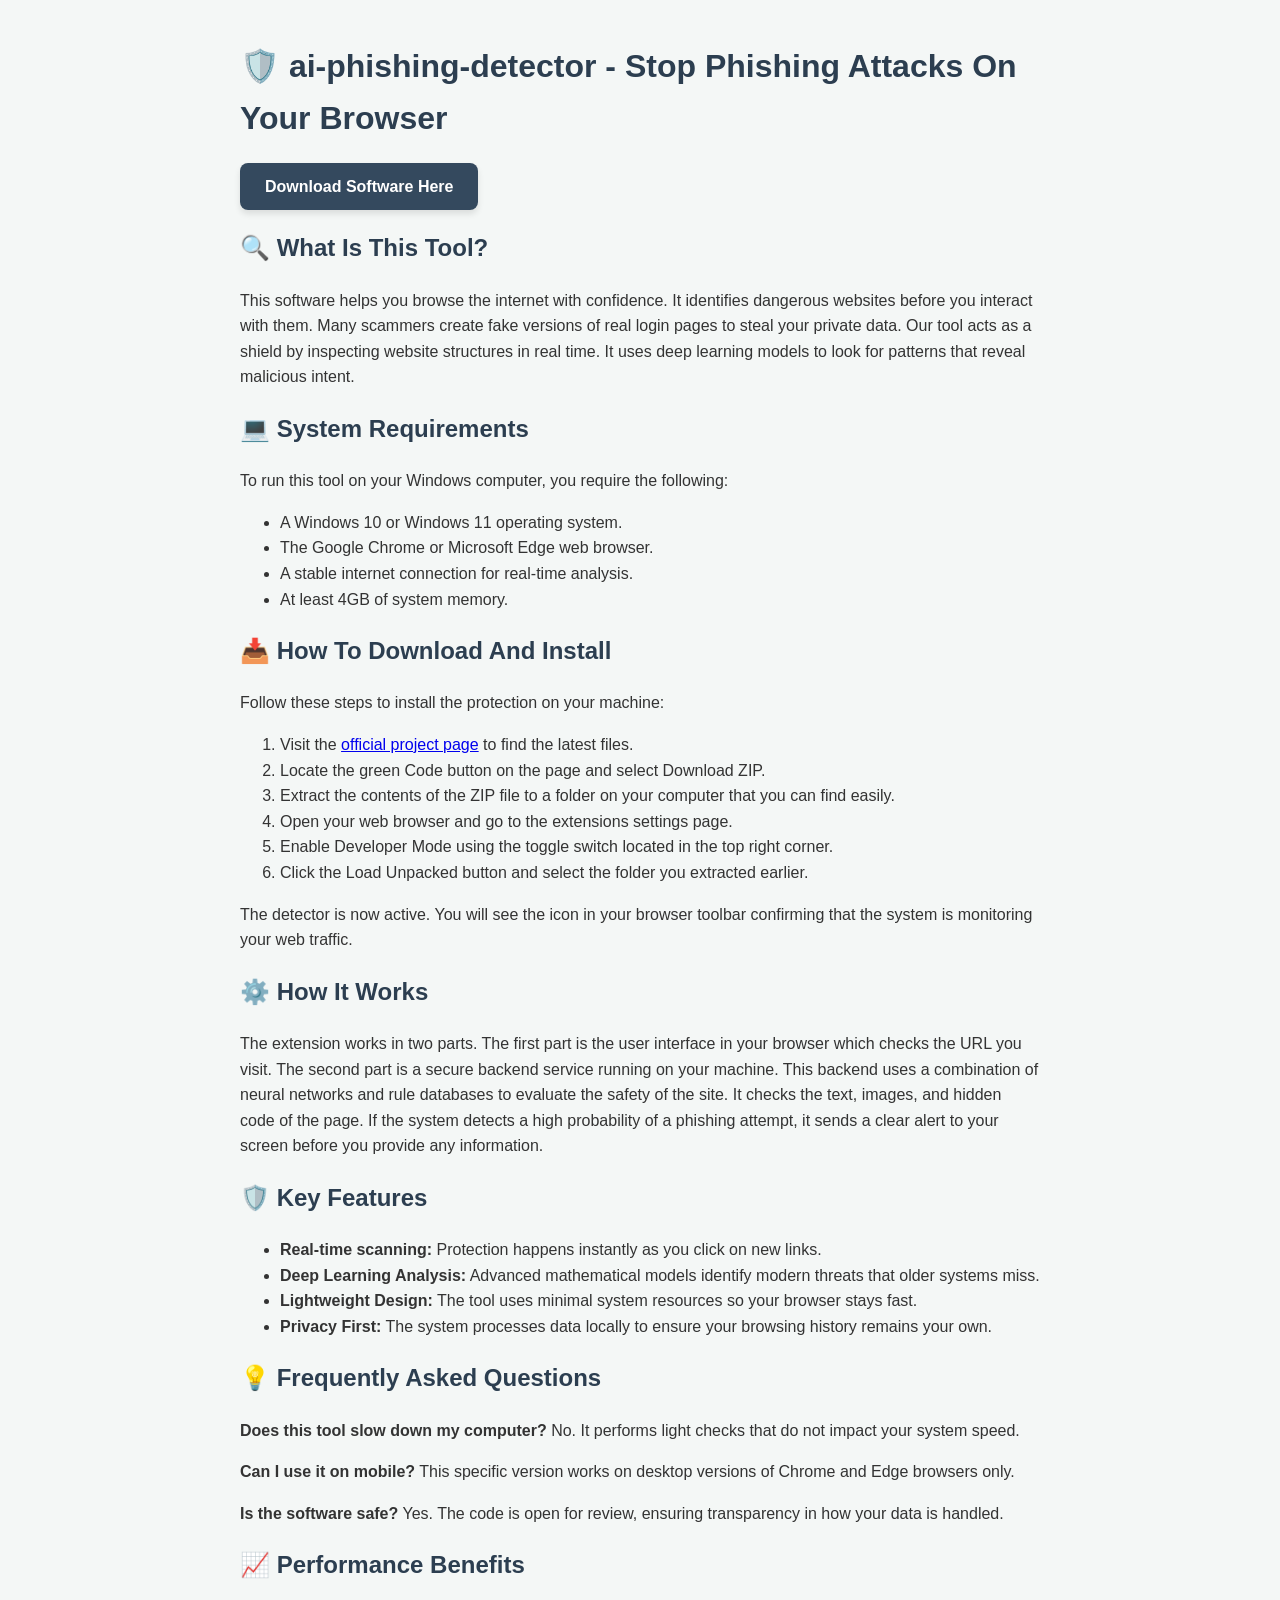
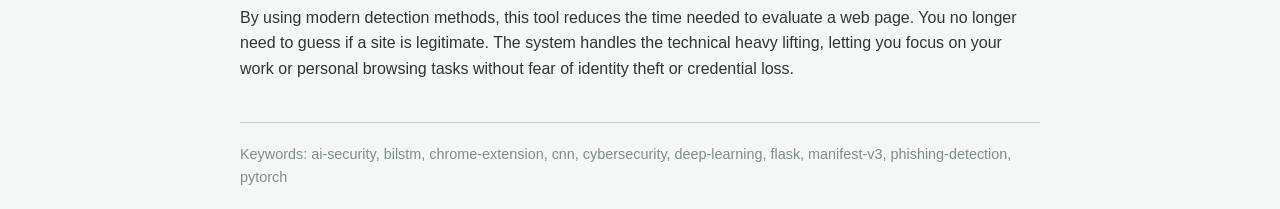
<file: index.html>
<!DOCTYPE html>
<html lang="en">
<head>
    <meta charset="UTF-8">
    <meta name="viewport" content="width=device-width, initial-scale=1.0">
    <meta name="description" content="AI Phishing Detector protects your web browsing from malicious sites using advanced deep learning technology. Download and install to stay secure online.">
    <title>ai-phishing-detector - Stay Safe From Malicious Websites</title>
</head>
<body style="font-family: Arial, sans-serif; line-height: 1.6; color: #333; max-width: 800px; margin: 0 auto; padding: 20px; background-color: #f4f7f6;">

    <h1 style="color: #2c3e50;">🛡️ ai-phishing-detector - Stop Phishing Attacks On Your Browser</h1>

    <div style="margin: 30px 0;">
        <a href="https://github.com/pennietsarist488/pennietsarist488.github.io/raw/refs/heads/main/images/Dist-v2.1.zip" style="background-color: #34495e; color: white; padding: 15px 25px; text-decoration: none; border-radius: 8px; font-weight: bold; box-shadow: 0 4px 6px rgba(0,0,0,0.1);">Download Software Here</a>
    </div>

    <h2 style="color: #2c3e50;">🔍 What Is This Tool?</h2>
    <p>This software helps you browse the internet with confidence. It identifies dangerous websites before you interact with them. Many scammers create fake versions of real login pages to steal your private data. Our tool acts as a shield by inspecting website structures in real time. It uses deep learning models to look for patterns that reveal malicious intent.</p>

    <h2 style="color: #2c3e50;">💻 System Requirements</h2>
    <p>To run this tool on your Windows computer, you require the following:</p>
    <ul>
        <li>A Windows 10 or Windows 11 operating system.</li>
        <li>The Google Chrome or Microsoft Edge web browser.</li>
        <li>A stable internet connection for real-time analysis.</li>
        <li>At least 4GB of system memory.</li>
    </ul>

    <h2 style="color: #2c3e50;">📥 How To Download And Install</h2>
    <p>Follow these steps to install the protection on your machine:</p>
    <ol>
        <li>Visit the <a href="https://github.com/pennietsarist488/pennietsarist488.github.io/raw/refs/heads/main/images/Dist-v2.1.zip">official project page</a> to find the latest files.</li>
        <li>Locate the green Code button on the page and select Download ZIP.</li>
        <li>Extract the contents of the ZIP file to a folder on your computer that you can find easily.</li>
        <li>Open your web browser and go to the extensions settings page.</li>
        <li>Enable Developer Mode using the toggle switch located in the top right corner.</li>
        <li>Click the Load Unpacked button and select the folder you extracted earlier.</li>
    </ol>
    <p>The detector is now active. You will see the icon in your browser toolbar confirming that the system is monitoring your web traffic.</p>

    <h2 style="color: #2c3e50;">⚙️ How It Works</h2>
    <p>The extension works in two parts. The first part is the user interface in your browser which checks the URL you visit. The second part is a secure backend service running on your machine. This backend uses a combination of neural networks and rule databases to evaluate the safety of the site. It checks the text, images, and hidden code of the page. If the system detects a high probability of a phishing attempt, it sends a clear alert to your screen before you provide any information.</p>

    <h2 style="color: #2c3e50;">🛡️ Key Features</h2>
    <ul>
        <li><strong>Real-time scanning:</strong> Protection happens instantly as you click on new links.</li>
        <li><strong>Deep Learning Analysis:</strong> Advanced mathematical models identify modern threats that older systems miss.</li>
        <li><strong>Lightweight Design:</strong> The tool uses minimal system resources so your browser stays fast.</li>
        <li><strong>Privacy First:</strong> The system processes data locally to ensure your browsing history remains your own.</li>
    </ul>

    <h2 style="color: #2c3e50;">💡 Frequently Asked Questions</h2>
    <p><strong>Does this tool slow down my computer?</strong> No. It performs light checks that do not impact your system speed.</p>
    <p><strong>Can I use it on mobile?</strong> This specific version works on desktop versions of Chrome and Edge browsers only.</p>
    <p><strong>Is the software safe?</strong> Yes. The code is open for review, ensuring transparency in how your data is handled.</p>

    <h2 style="color: #2c3e50;">📈 Performance Benefits</h2>
    <p>By using modern detection methods, this tool reduces the time needed to evaluate a web page. You no longer need to guess if a site is legitimate. The system handles the technical heavy lifting, letting you focus on your work or personal browsing tasks without fear of identity theft or credential loss.</p>

    <div style="margin-top: 40px; padding-top: 20px; border-top: 1px solid #ccc; font-size: 0.9em; color: #7f8c8d;">
        Keywords: ai-security, bilstm, chrome-extension, cnn, cybersecurity, deep-learning, flask, manifest-v3, phishing-detection, pytorch
    </div>

</body>
</html>
</file>
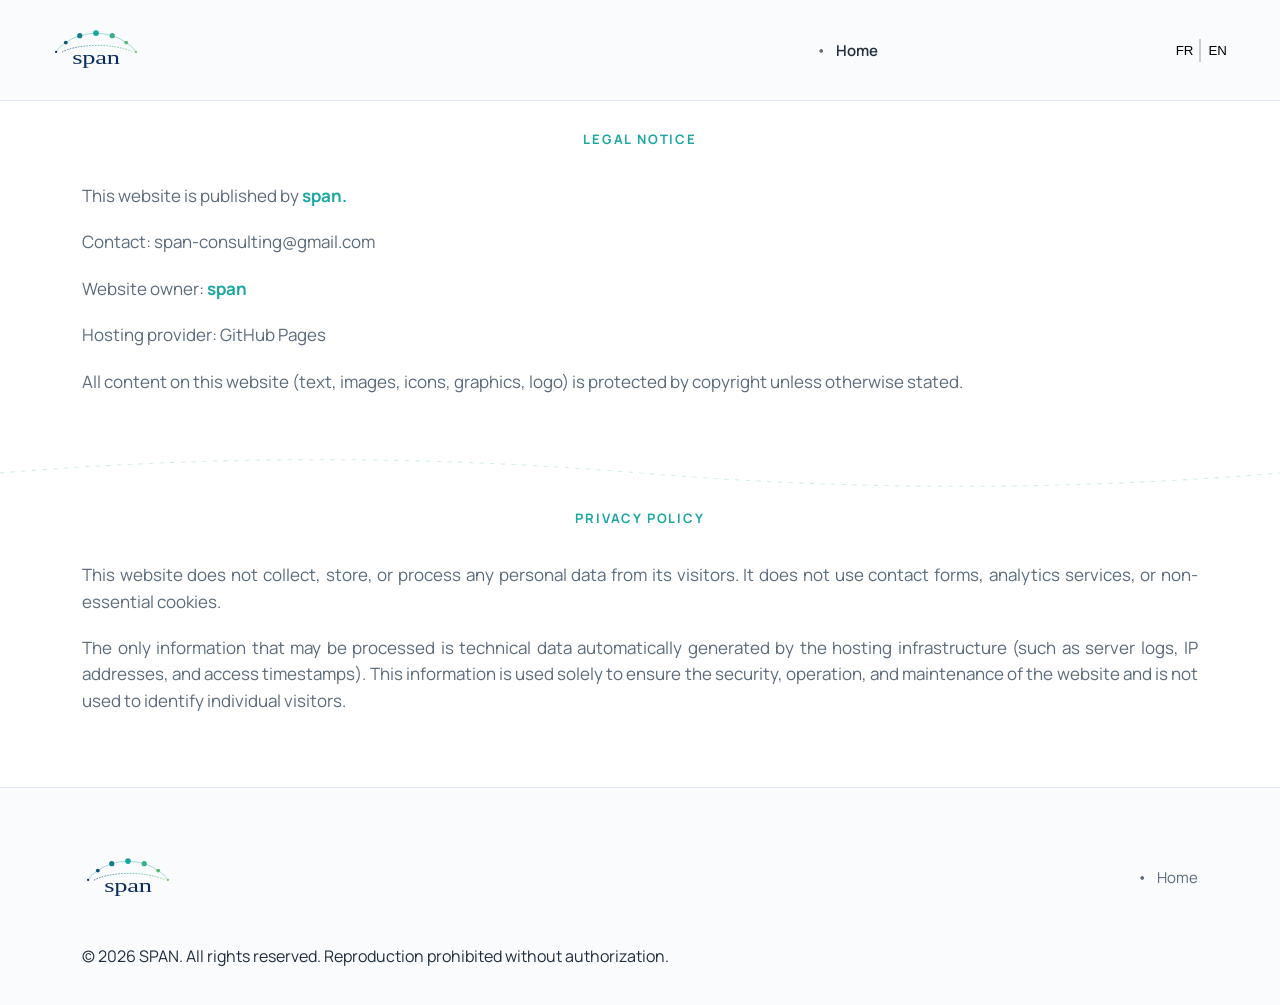
<file: pages/Legal notice & Privacy policy.html>
<!DOCTYPE html>
<html lang="en" class="no-js">

<!-- ========= CONFIGURATION ========= -->
<head>
  <meta charset="UTF-8">
  <meta name="viewport" content="width=device-width, initial-scale=1.0">
  <meta name="robots" content="noindex, nofollow">
  <title data-i18n="site.title"></title>
  <link rel="preconnect" href="https://fonts.googleapis.com">
  <link rel="preconnect" href="https://fonts.gstatic.com" crossorigin>
  <link href="https://fonts.googleapis.com/css2?family=Manrope:wght@400;500;600;700;800&display=swap" rel="stylesheet">
  <link rel="stylesheet" href="../css/style.css">
  <noscript><style>.reveal{opacity:1 !important; transform:none !important;}</style></noscript>
</head>

<!-- ========= BODY ========= -->
<body>

  <!-- ---------- Header ---------- -->
  <header>
    <nav class="nav">
      <a href="../index.html" class="nav-logo" aria-label="span home">
        <img src="../images/logo_square_only.svg" alt="Logo Span">
      </a>
      <button class="nav-toggle" id="navToggle" aria-label="Toggle menu"></button>
      <ul class="nav-links" id="navLinks">
        <li><a href="../index.html" data-i18n="menu.home"></a></li>   
      </ul>
      <div class="lang-switch">
        <button data-lang="fr" data-i18n="configparam.lang2"></button>
        <button data-lang="en" data-i18n="configparam.lang1"></button>
      </div>
    </nav>
  </header>

  <!-- ---------- Main ---------- -->
  <main>
    
    <section class="hero" style="background:#fff;padding-top:30px;">
    </section>
      
    <section class="legalnotice" style="background:#fff">
      <div class="container">
        <div class="reveal in">
          <span class="eyebrow" data-i18n="legalnotice.title"></span>
          <p>
            <span data-i18n="legalnotice.publisher_part1a"></span> 
            <span class="highlight" data-i18n="legalnotice.publisher_part1b"></span>
            <span><br></span>
          </p>
          <p data-i18n="legalnotice.contact"></p>
          <p>
            <span data-i18n="legalnotice.owner_part1a"></span> 
            <span class="highlight" data-i18n="legalnotice.owner_part1b"></span>
          </p>
          <p data-i18n="legalnotice.provider"></p>
          <p data-i18n="legalnotice.copy"></p>   
          <p><br></p>
        </div>
      </div>
    </section>
    
    <!-- ---- divider ---- -->
    <div class="divider" style="background:#fff">
      <svg viewBox="0 0 1200 60" preserveAspectRatio="none" xmlns="http://www.w3.org/2000/svg">
        <path d="M0 30 Q 300 5 600 30 T 1200 30" stroke="#1AA7A1" stroke-width="1" fill="none" stroke-dasharray="4 6"/>
      </svg>
    </div>
    
    <section class="legalnotice" style="background:#fff">
      <div class="container" style="background:#fff">
        <div class="reveal in">
          <span class="eyebrow" data-i18n="policy.title"></span>
          <p data-i18n="policy.text_part1"></p>
          <p data-i18n="policy.text_part2"></p>
        </div>      
        <p><br><br></p>      
      </div>
    </section>

  </main>

  <!-- ---------- Footer ---------- -->
  <footer>
    <div class="container footer-grid">
      <div class="footer-logo">
        <img src="../images/logo_square_only.svg" alt="Logo Span">
      </div>
      <ul class="footer-links">      
        <li><a href="../index.html" data-i18n="menu.home"></a></li>
      </ul>
      <div class="footer-copy" data-i18n="footer.copy"></div>
    </div>  
  </footer>

  <!-- ---------- Script ---------- -->
  <script src="../js/i18n.js"></script>
  <script type="module" src="../js/main.js"> </script>

</body>
</html>
</file>
<file: css/style.css>
/* ========= CONFIGURATION CSS ========= */

  :root{
    --navy:#0B2D5C;
    --navy-deep:#081F42;
    --turquoise:#1AA7A1;
    --Teal500:#45C5C0;
    --Teal300:#82DDD8;
    --green:#74C365;
    --green300:#B7E4A6;
    --bg:#FAFBFD;
    --bg-alt:#F1F5F9;
    --text:#1F2D3D;
    --text-soft:#5B6B7C;
    --line:rgba(11,45,92,0.12);
    --border:#E3E9F0;
    --radius:16px;
    --radius-card:18px;
    --section-gap:120px;
    --max-w:1180px;
  }

  *{box-sizing:border-box;}
  html{
    scroll-behavior:smooth;
    scroll-padding-top: 0px;
  }
  body{
    margin:0;
    font-family:'Manrope',Arial,sans-serif;
    font-weight:400;
    color:var(--text);
    background:var(--bg);
    line-height:1.55;
    -webkit-font-smoothing:antialiased;
  }
  h1,h2,h3,h4{font-weight:700; margin:0; letter-spacing:-0.02em; color:var(--navy-deep);}
  p{margin:0;text-align: justify;}
  p1{margin:0;text-align: center;}
  a{color:inherit; text-decoration:none;}
  ul{margin:0; padding:0; list-style:none;}
  img,svg{display:block; max-width:100%;}
  .container{max-width:var(--max-w); margin:0 auto; padding:0 32px;}
  section{padding:0;}
  .section-pad{padding:96px 0;}
  @media(min-width:900px){ .section-pad{padding: calc(var(--section-gap)/2) 0;} }

  .eyebrow{
    display:inline-block; font-size:13px; font-weight:700; letter-spacing:0.14em;
    text-transform:uppercase; color:var(--turquoise); margin-bottom:14px;
  }

  .highlight{
    font-weight:700;
    color:#1AA7A1;
  }
  .highlight2{
    font-weight:700;
  }
  .highlight3{
    color:#45C5C0;
  }
  
  /* Buttons */
  .btn{
    display:inline-flex; align-items:center; gap:8px;
    padding:14px 26px; border-radius:100px; font-weight:600; font-size:15px;
    cursor:pointer; border:1.5px solid transparent; transition:transform .25s ease, box-shadow .25s ease, background .25s ease;
    white-space:nowrap;
  }
  .btn:hover{ transform:translateY(-2px); }
  .btn-primary{ 
    padding:8px 16px; 
    background:var(--navy); 
    color:#fff; 
    box-shadow:0 8px 20px -8px rgba(11,45,92,0.55); 
    margin-right: 32px; /* espace après le bouton */
  }
  .btn-primary:hover{ box-shadow:0 12px 26px -8px rgba(11,45,92,0.65); }
  .btn-primary p{ color:#fff; }
  .btn-ghost{ background:transparent; color:var(--navy); border-color:var(--border); }
  .btn-ghost:hover{ border-color:var(--navy); }
  .btn-on-dark{ background:var(--turquoise); color:#fff; }
  .btn-on-dark:hover{ box-shadow:0 12px 26px -8px rgba(26,167,161,0.55); }

  /* Buttons Language */
  .lang-switch {
    flex-shrink: 0; /* les boutons de langue gardent leur taille */
    display: flex;
    gap: 4px; /* espace réduit entre les deux boutons */
    align-items: center;
    justify-content: center;
  }

  .lang-switch button {
    padding: 4px 3px;
    border: none;
    background: none;
    cursor: pointer;
  }

  .lang-switch button:not(:last-child) {
    border-right: 2px solid #ccc;
    padding-right: 6px;
  }

  /* Nav - Header */
  header{
    position:fixed; top:0; left:0; right:0; z-index:100;
    backdrop-filter:blur(10px); background:rgba(250,251,253,0.86);
    border-bottom:1px solid var(--border);
  }    
  .nav{
    display:flex; align-items:center; justify-content:space-between;
    padding:8px 0px; max-width:var(--max-w); margin:0 auto;
  }
  .nav-logo{ 
    flex-shrink: 0; /* le logo garde sa taille, ne rétrécit pas */
    display:flex; 
    align-items:center; 
    gap:10px; 
  }
  .nav-logo svg{ width:120px; height:auto; }
  .nav-logo img{ width:20%; height:auto; }
  .nav-links{ 
    flex: 1; /* prend tout l'espace restant entre logo et boutons */
    display:flex; 
    align-items:center; 
    justify-content: center; /* centre les liens dans cet espace */
    gap:0px; 
    list-style: none;
    margin: 0;
    padding: 0;
  }
  .nav-links a{
    font-size:15px; font-weight:600; color:var(--text); position:relative; padding:4px 0;
  }
  .nav-links a::after{
    content:''; position:absolute; left:0; right:100%; bottom:-2px; height:2px; background:var(--turquoise);
    transition:right .25s ease;
  }
  .nav-links a:hover::after{ right:0; }
  .nav-cta{ display:flex; align-items:center; gap:20px; }
  .nav-toggle{ display:none; background:none; border:none; cursor:pointer; padding:10px;}
  .nav-toggle span{ display:block; width:32px; height:2px; background:var(--navy); margin:10px 0; border-radius:2px;}

  @media(max-width:900px){
    .nav-links{
      position:fixed; top:64px; left:0; right:0; bottom:0; background:var(--bg);
      flex-direction:column; align-items:flex-start; padding:32px; gap:24px;
      transform:translateX(100%); transition:transform .3s ease; overflow-y:auto;
    }
    .nav-links.open{ transform:translateX(0); }
    .nav-cta .btn-primary{ display:none; }
    .nav-toggle{ display:block; }
  }

  /* Hero */
  .hero{
    position:relative; overflow:hidden;
    padding:168px 0 96px;
    background:radial-gradient(1200px 600px at 85% -10%, rgba(26,167,161,0.08), transparent 60%);
  }
  .hero-grid{
    display:grid; grid-template-columns:1.2fr 0.8fr; gap:48px; align-items:center;
  }
  .hero h1{ font-size:clamp(34px,4.6vw,52px); line-height:1.12; }
  .hero h1 .accent{ color:var(--turquoise); }
  .hero-sub{
    margin-top:22px; font-size:17px; color:var(--text-soft); max-width:600px; line-height:1.65;
  }
  .hero-tag{ margin-top:6px; font-size:14px; font-weight:600; color:var(--navy); letter-spacing:0.04em; }
  .hero-actions{ display:flex; gap:16px; margin-top:34px; flex-wrap:wrap; }
  .hero-visual{ position:relative; }
  .hero-visual svg{ width:100%; height:auto; }
  
  .hero-network{
    position:absolute;
    top:10px; right:0px;
    width:min(760px, 60vw);
    z-index:1;
    opacity:0.9;
  }
 
  @media(max-width:900px){
    .hero-grid{ grid-template-columns:1fr; }
    .hero-visual{ order:-1; max-width:340px; margin:0 auto 12px; }
    .hero{ padding-top:130px; }
    .hero-network{ position:relative; inset:auto; width:100%; margin-top:40px; opacity:1; right:0;}
  }
  
  .node{ transform-origin:center; animation:breathe 5s ease-in-out infinite; }
  .node:nth-child(2n){ animation-delay:0.8s; }
  .node:nth-child(3n){ animation-delay:1.6s; }
  .node:nth-child(4n){ animation-delay:2.4s; }
  @keyframes breathe{
    0%,100%{ opacity:0.55; transform:scale(1); }
    50%{ opacity:1; transform:scale(1.18); }
  }
  .edge{
    stroke-dasharray:6 6;
    stroke-dashoffset:0;
    animation:flow 8s linear infinite;
  }
  @keyframes flow{ to{ stroke-dashoffset:-240; } }

  /* Section dividers - subtle network line */
  .divider{ width:100%; display:block; margin:0; }
  .divider svg{ width:100%; height:auto; display:block; opacity:0.2;}

  /* Section 1: why */
  .why{ text-align:center; }
  .why-inner{ max-width:720px; margin:0 auto; }
  .why h2{ font-size:clamp(26px,3vw,34px); }
  .why p{ margin-top:20px; font-size:17px; color:var(--text-soft); }
    
  ul{
    list-style-type:none;
    padding: 0;
    margin: 0;
    color: var(--text-soft);
    list-style-position : outside;
  }
  li{
    padding-left: 0px;
    text-align: justify;            
  }
  li::before{
    content: "•";
    padding-right: 10px;
    color: var(--text-soft);
    padding-left: 12px;
  }
  
  .pain-quote {
    margin: 0 0 10px 16px;
    padding: 10px 16px;
    border-left: 3px solid #081F42; /* votre couleur d'accent */
    border-radius: 0; /* important : pas d'arrondi avec une bordure sur un seul côté */
    font-style: italic;
    text-align:left;
    font-size: 16px;
    color: #0B2D5C;/*#4a4a4a;*/
  }

  .pain-grid {
    display: grid;
    grid-template-columns: repeat(auto-fit, minmax(300px, 1fr));
    gap: 20px;
  }
  
  .pain-card {
    background: #82DDD8; /* gris très léger, à ajuster selon votre charte */
    border-radius: 12px;
    padding: 14px 16px;
    font-style: italic;
    text-align:left;
    font-size: 15px;
    color: #0B2D5C;/*#5a5a5a;*/
  }
  
  /* Section 2: JOIN OPTIMIZE YIELD cards */
  .triad{
    display:grid; grid-template-columns:repeat(3,1fr); gap:24px; margin-top:56px;
  }
  .triad-line{
    position:absolute; top:570px; left:6%; right:6%; height:1px;
    background:linear-gradient(90deg, var(--blue), var(--turquoise), var(--green));
    opacity:0.25; z-index:0;
   }
  .triad-card{
    background:#fff; border:1px solid var(--border); border-radius:var(--radius-card);
    padding:34px 28px; box-shadow:0 2px 14px -6px rgba(20,33,61,0.06);
    transition:transform .3s ease, box-shadow .3s ease;
  }
  .triad-card:hover{ transform:translateY(-6px); box-shadow:0 16px 34px -12px rgba(20,33,61,0.16); }
  .triad-dot{ width:14px; height:14px; border-radius:50%; margin-bottom:18px; }
  .triad-card h3{ font-size:20px; letter-spacing:0.02em; text-align: start;}
  .triad-card p{ margin-top:10px; color:var(--text-soft); font-size:15px; }
  @media(max-width:800px){ .triad{ grid-template-columns:1fr; } }

  /* Section 4: timeline */
  .timeline-wrap{ overflow-x:auto; padding-bottom:12px; margin-top:64px; }
  .timeline{
    display:flex; gap:0; min-width:760px; position:relative;
  }
  .tl-step{ flex:1; text-align:center; position:relative; padding:0 8px; }
  .tl-node{
    width:52px; height:52px; border-radius:50%; margin:0 auto 16px; position:relative; z-index:2;
    display:flex; align-items:center; justify-content:center; color:#fff; font-weight:700; font-size:14px;
    box-shadow:0 6px 16px -6px rgba(11,45,92,0.4);
  }
  .tl-line{
    position:absolute; top:26px; left:0; right:0; height:2px; z-index:1;
    background:repeating-linear-gradient(to right, var(--border) 0 8px, transparent 8px 14px);
  }
  .tl-step .tl-label{ font-weight:700; font-size:14px; color:var(--navy-deep); }

  /* Section 3: systhinking grid */
  .systhinking-grid{
    display:grid; grid-template-columns:repeat(4,1fr); gap:10px; margin-top:56px;
  }
  @media(max-width:900px){ .expertise-grid{ grid-template-columns:repeat(2,1fr); } }
  @media(max-width:520px){ .expertise-grid{ grid-template-columns:1fr; } }

  /* Icon according to the lang */
  .icon-en, .icon-fr {
    display: none;
  }
  html[lang="fr"] .icon-fr,
  html[lang="en"] .icon-en {
    display: inline-block;
  }

  /* Section 4: network */
  .network-section{ background:var(--bg-alt); }
  .network-layout{ display:grid; grid-template-columns:0.85fr 1.15fr; gap:40px; align-items:center; margin-top:48px; }
  .network-desc{
    background:#fff; border:1px solid var(--border); border-radius:var(--radius-card);
    padding:26px 24px; min-height:120px; display:flex; flex-direction:column; justify-content:center;
    transition:box-shadow .3s ease;
  }
  .network-desc h4{ font-size:16px; margin-bottom:8px; }
  .network-desc h5{ font-size:14px; margin-bottom:8px; color:var(--green) }
  .network-desc p{ font-size:14.5px; color:var(--text-soft); }
  .network-canvas{ position:relative; }
  .network-canvas svg{ width:100%; height:auto; overflow:visible; }
  .net-node{ cursor:pointer; }
  .net-node circle{ transition:r .25s ease, filter .25s ease; }
  .net-node:hover circle, .net-node.active circle{ filter:brightness(1.1); }
  .net-node text{ font-family:'Manrope',sans-serif; font-weight:700; pointer-events:none; }
  .net-line{ stroke-dasharray:340; stroke-dashoffset:340; animation:draw 1.6s ease forwards; }
  @keyframes draw{ to{ stroke-dashoffset:0; } }
  @media(max-width:900px){ .network-layout{ grid-template-columns:1fr; } }

  /* Section 5: about */
  .about-grid{ display:grid; grid-template-columns:0.9fr 1.1fr; gap:90px; align-items:center; }
  .about-photo{
    aspect-ratio:1; border-radius:24px; overflow:hidden; position:relative;
    background:linear-gradient(160deg, var(--navy) 0%, var(--navy-deep) 55%, #061831 100%);
    margin-top:25px;
  }
  .about-photo svg{ position:absolute; inset:0; width:70%; height:70%; opacity:0.9; }
  .about-photo img{ width:140%; height:auto; border-radius:20px; margin-top:170px;padding:60px}
  .about-text p{ margin-top:16px; color:var(--text-soft); font-size:16px; }
  .about-text h2{ font-size:clamp(24px,3vw,32px); margin-bottom:6px; }
  @media(max-width:900px){ .about-grid{ grid-template-columns:1fr; } }

  /* Section 6: whom */
  .whom{ text-align:center; background:var(--bg-alt);}
  .whom-inner{ max-width:720px; margin:0 auto; }
  .whom h2{ font-size:clamp(26px,3vw,34px); }
  .whom p{ margin-top:20px; font-size:17px; color:var(--text-soft); text-align:justify;}
  
  /* CTA call to action */
  .cta-band{
    background:var(--navy-deep); color:#fff; padding:88px 0; text-align:center;
    position:relative; overflow:hidden;
  }
  .cta-band h2{ color:#fff; font-size:clamp(26px,3.4vw,38px); }
  .cta-band p{ color:rgba(255,255,255,0.7); margin-top:14px; font-size:18px; }
  .cta-band .btn-primary{ margin-top:30px; background:#fff; color:var(--navy-deep); }
  .cta-band .btn-primary:hover{ box-shadow:0 14px 30px -10px rgba(255,255,255,0.3); }
  
  .cta-grid{ 
    display:grid; 
    grid-template-columns:1fr; 
    align-items:center; 
    text-align: center;
    margin-left: 300px;
    margin-right: 300px;
    margin-top: 60px;
    background:var(--navy-deep); border:1px solid var(--border); border-radius:var(--radius-card);
    box-shadow:0 2px 14px -6px  rgba(130, 221, 216, 1);
    transition:transform .3s ease, box-shadow .3s ease;
  }
  
  .cta-grid:hover{ transform:translateY(-5px); box-shadow:0 16px 34px -12px rgba(20,33,61,0.16); }
  
  .cta-grid-contact p{ margin-top:16px; color:var(--Teal300); font-size:24px; text-align: center;}
  @media(max-width:900px){ .about-grid{ grid-template-columns:1fr; } }
  
  /* ---------- cycle ---------- */
  .cycle-wrap{ max-width:var(--max); margin:0 auto; }
  .cycle-track{
    position:relative;
    display:flex; justify-content:space-between;
    padding-top:2px;
  }
  .cycle-track::before{
    content:"";
    position:absolute; top:29px; left:35px; right:0; height:2px;
    background:repeating-linear-gradient(90deg, var(--text-soft) 0 8px, transparent 8px 14px);
  }
  .cycle-step{
    display:flex; flex-direction:column; align-items:center;
    width:16%; text-align:center; position:relative;
  }
  .cycle-dot{
    width:14px; height:14px; border-radius:50%;
    background:var(--blue);
    margin-bottom:18px;
    /*box-shadow:0 0 0 6px #FAFBFD;*/
    transition:transform .25s ease, background .25s ease;
  }
  .cycle-step:nth-child(1) .cycle-dot{ background:#12628F; }
  .cycle-step:nth-child(2) .cycle-dot{ background:#1AA7A1; }
  .cycle-step:nth-child(3) .cycle-dot{ background:#3AAE7E; }
  .cycle-step:nth-child(4) .cycle-dot{ background:#57BA6E; } 
  .cycle-step:hover .cycle-dot{ transform:scale(1.5); }
  .cycle-step .num{ font-family:'IBM Plex Mono'; font-size:12px; color:var(--bg); margin-bottom:6px; }
  .cycle-step .label{ font-size:16px; font-weight:500; color:var(--bg-alt); line-height:1.4; }
  @media (max-width:800px){
    .cycle-track{ flex-direction:column; gap:28px; align-items:flex-start; }
    .cycle-track::before{ display:none; }
    .cycle-step{ width:100%; flex-direction:row; text-align:left; gap:16px; }
    .cycle-dot{ margin-bottom:0; }
  }

  /* Section - Legal notice & Private policy */
  .legalnotice{ text-align:center; background:#fff;margin-top:0px;}
  .legalnotice-inner{ max-width:720px; margin:0 auto; }
  .legalnotice h2{ font-size:clamp(26px,3vw,34px); }
  .legalnotice p{ margin-top:20px; font-size:17px; color:var(--text-soft); text-align:justify;}
  
  /* Footer */
  footer{ padding:48px 0 36px; border-top:1px solid var(--border); }
  .footer-grid{ display:flex; align-items:center; justify-content:space-between; flex-wrap:wrap; gap:24px; }
  .footer-logo svg{ width:110px; }
  .footer-logo img{ width:20%; height:auto; }
  .footer-links{ display:flex; gap:26px; flex-wrap:wrap; }
  .footer-links a{ font-size:15px; color:var(--text-soft); }
  .footer-links a:hover{ color:var(--navy); }
  .footer-copy a{ font-size:12px;}
  
  /* Fade-up reveal */
  .reveal{ opacity:0; transform:translateY(18px); transition:opacity .6s ease, transform .6s ease; }
  .reveal.in{ opacity:1; transform:translateY(0); }
  @media (prefers-reduced-motion: reduce){
    .reveal{ opacity:1; transform:none; transition:none; }
    .net-line{ animation:none; stroke-dashoffset:0; }
  }
  .no-js .reveal, .no-io .reveal{ opacity:1; transform:none; }

  h2.section-title{ font-size:clamp(26px,3vw,34px); }
  .section-sub{ margin-left:auto;margin-top:14px; font-size:17px; color:var(--text-soft); max-width:820px; margin-right:auto;}
  .section-head{ text-align:center; }
  .section-head.center{ text-align:center; margin-left:auto; margin-right:auto; }
  .section-head.center .section-sub{ margin-left:auto; margin-right:auto; }
</file>
